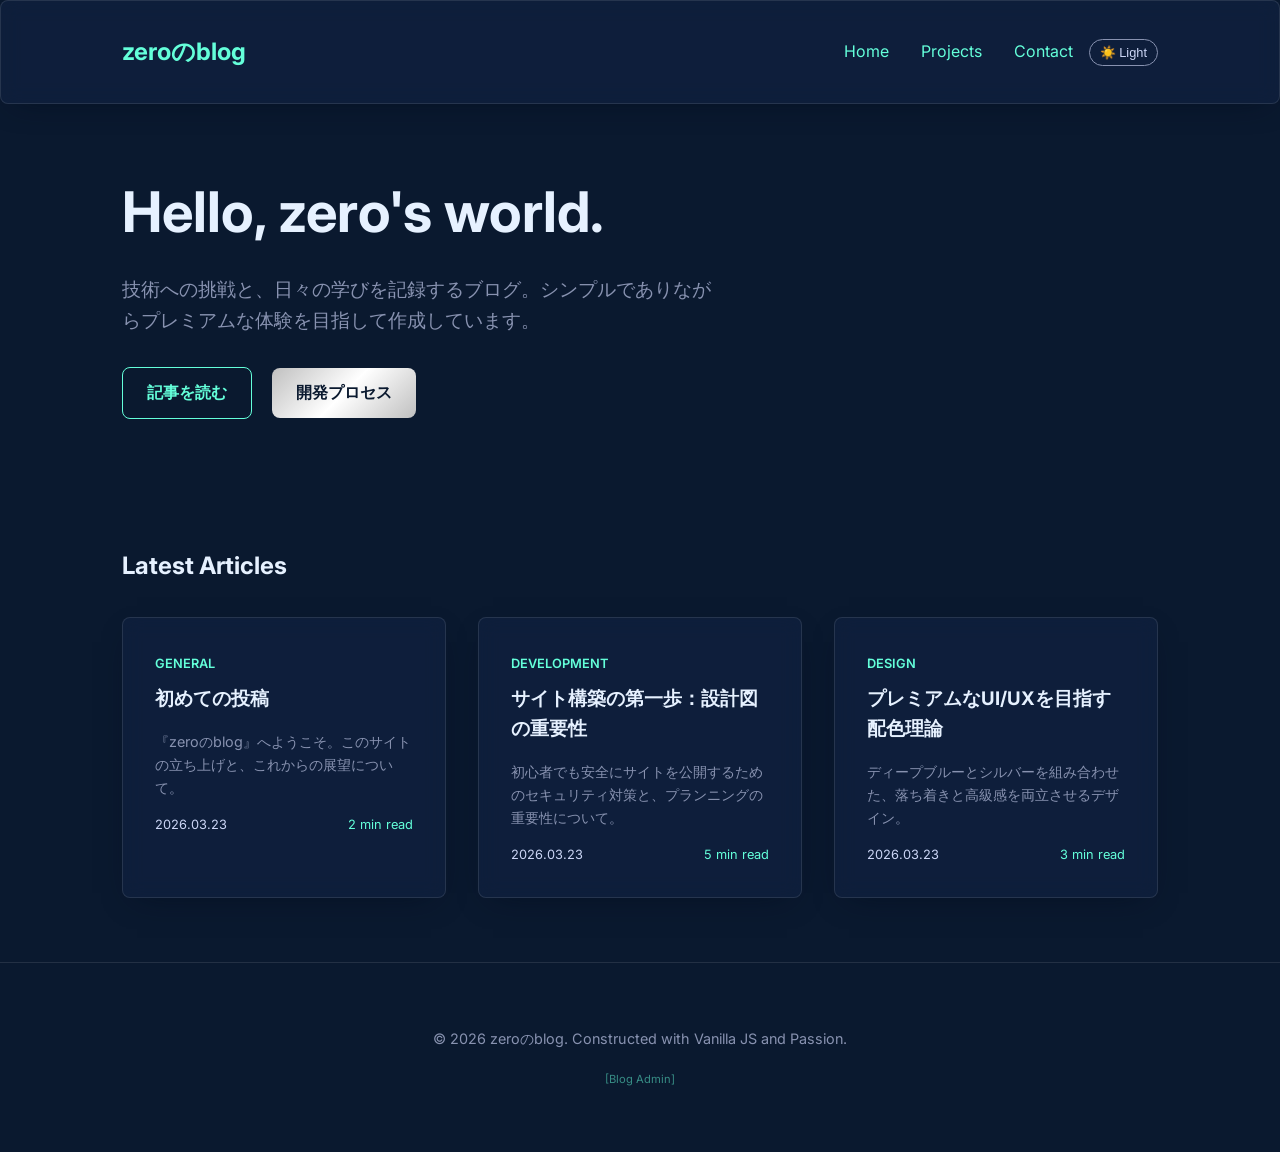
<file: index.html>
<!DOCTYPE html>
<html lang="ja">
<head>
    <meta charset="UTF-8">
    <meta name="viewport" content="width=device-width, initial-scale=1.0">
    <title>zeroのblog | 技術と日常を綴る</title>
    <!-- Google Fonts -->
    <link rel="preconnect" href="https://fonts.googleapis.com">
    <link rel="preconnect" href="https://fonts.gstatic.com" crossorigin>
    <link href="https://fonts.googleapis.com/css2?family=Inter:wght@400;600;700&display=swap" rel="stylesheet">
    <!-- CSS -->
    <link rel="stylesheet" href="style.css">
</head>
<body>
    <div id="progress-bar"></div>
    <header class="glass">
        <div class="container" style="display: flex; justify-content: space-between; align-items: center;">
            <div class="logo">
                <h2 style="margin: 0; color: var(--color-primary);">zeroのblog</h2>
            </div>
            <nav style="display: flex; align-items: center;">
                <ul style="list-style: none; display: flex; gap: var(--spacing-lg);">
                    <li><a href="index.html">Home</a></li>
                    <li><a href="projects.html">Projects</a></li>
                    <li><a href="contact.html">Contact</a></li>
                </ul>
                <button id="theme-toggle">Mode</button>
            </nav>
        </div>
    </header>

    <main>
        <section class="hero section">
            <div class="container">
                <h1 style="font-size: 3.5rem; margin-bottom: var(--spacing-md);">Hello, zero's world.</h1>
                <p style="font-size: 1.2rem; color: var(--color-secondary); max-width: 600px; margin-bottom: var(--spacing-lg);">
                    技術への挑戦と、日々の学びを記録するブログ。シンプルでありながらプレミアムな体験を目指して作成しています。
                </p>
                <div class="cta">
                    <a href="#articles" class="btn btn-primary">記事を読む</a>
                    <a href="projects.html" class="btn btn-silver" style="margin-left: 1rem;">開発プロセス</a>
                </div>
            </div>
        </section>

        <section id="articles" class="section">
            <div class="container">
                <h2>Latest Articles</h2>
                <div class="articles-grid" style="display: grid; grid-template-columns: repeat(auto-fill, minmax(300px, 1fr)); gap: var(--spacing-lg); margin-top: var(--spacing-lg);">
                    <!-- User's First Post -->
                    <article class="glass article-card" onclick="location.href='posts/my-first-post.html'">
                        <span style="color: var(--color-primary); font-size: 0.8rem; font-weight: 600;">GENERAL</span>
                        <h3 style="margin-top: 0.5rem;">初めての投稿</h3>
                        <p style="color: var(--color-secondary); font-size: 0.9rem; margin-bottom: var(--spacing-md);">
                            『zeroのblog』へようこそ。このサイトの立ち上げと、これからの展望について。
                        </p>
                        <div style="display: flex; justify-content: space-between; align-items: center;">
                            <span style="font-size: 0.8rem;">2026.03.23</span>
                            <span style="font-size: 0.8rem; color: var(--color-primary);">2 min read</span>
                        </div>
                    </article>

                    <!-- Article Card 1 -->
                    <article class="glass article-card" onclick="location.href='posts/post-1.html'">
                        <span style="color: var(--color-primary); font-size: 0.8rem; font-weight: 600;">DEVELOPMENT</span>
                        <h3 style="margin-top: 0.5rem;">サイト構築の第一歩：設計図の重要性</h3>
                        <p style="color: var(--color-secondary); font-size: 0.9rem; margin-bottom: var(--spacing-md);">
                            初心者でも安全にサイトを公開するためのセキュリティ対策と、プランニングの重要性について。
                        </p>
                        <div style="display: flex; justify-content: space-between; align-items: center;">
                            <span style="font-size: 0.8rem;">2026.03.23</span>
                            <span style="font-size: 0.8rem; color: var(--color-primary);">5 min read</span>
                        </div>
                    </article>

                    <!-- Article Card 2 -->
                    <article class="glass article-card" onclick="location.href='posts/post-2.html'">
                        <span style="color: var(--color-primary); font-size: 0.8rem; font-weight: 600;">DESIGN</span>
                        <h3 style="margin-top: 0.5rem;">プレミアムなUI/UXを目指す配色理論</h3>
                        <p style="color: var(--color-secondary); font-size: 0.9rem; margin-bottom: var(--spacing-md);">
                            ディープブルーとシルバーを組み合わせた、落ち着きと高級感を両立させるデザイン。
                        </p>
                        <div style="display: flex; justify-content: space-between; align-items: center;">
                            <span style="font-size: 0.8rem;">2026.03.23</span>
                            <span style="font-size: 0.8rem; color: var(--color-primary);">3 min read</span>
                        </div>
                    </article>
                </div>
            </div>
        </section>
    </main>

    <footer>
        <div class="container">
            <p>&copy; 2026 zeroのblog. Constructed with Vanilla JS and Passion.</p>
            <a href="admin.html" style="font-size: 0.7rem; opacity: 0.5; margin-top: 20px; display: block;">[Blog Admin]</a>
        </div>
    </footer>

    <!-- JavaScript -->
    <script src="main.js"></script>
</body>
</html>
</file>
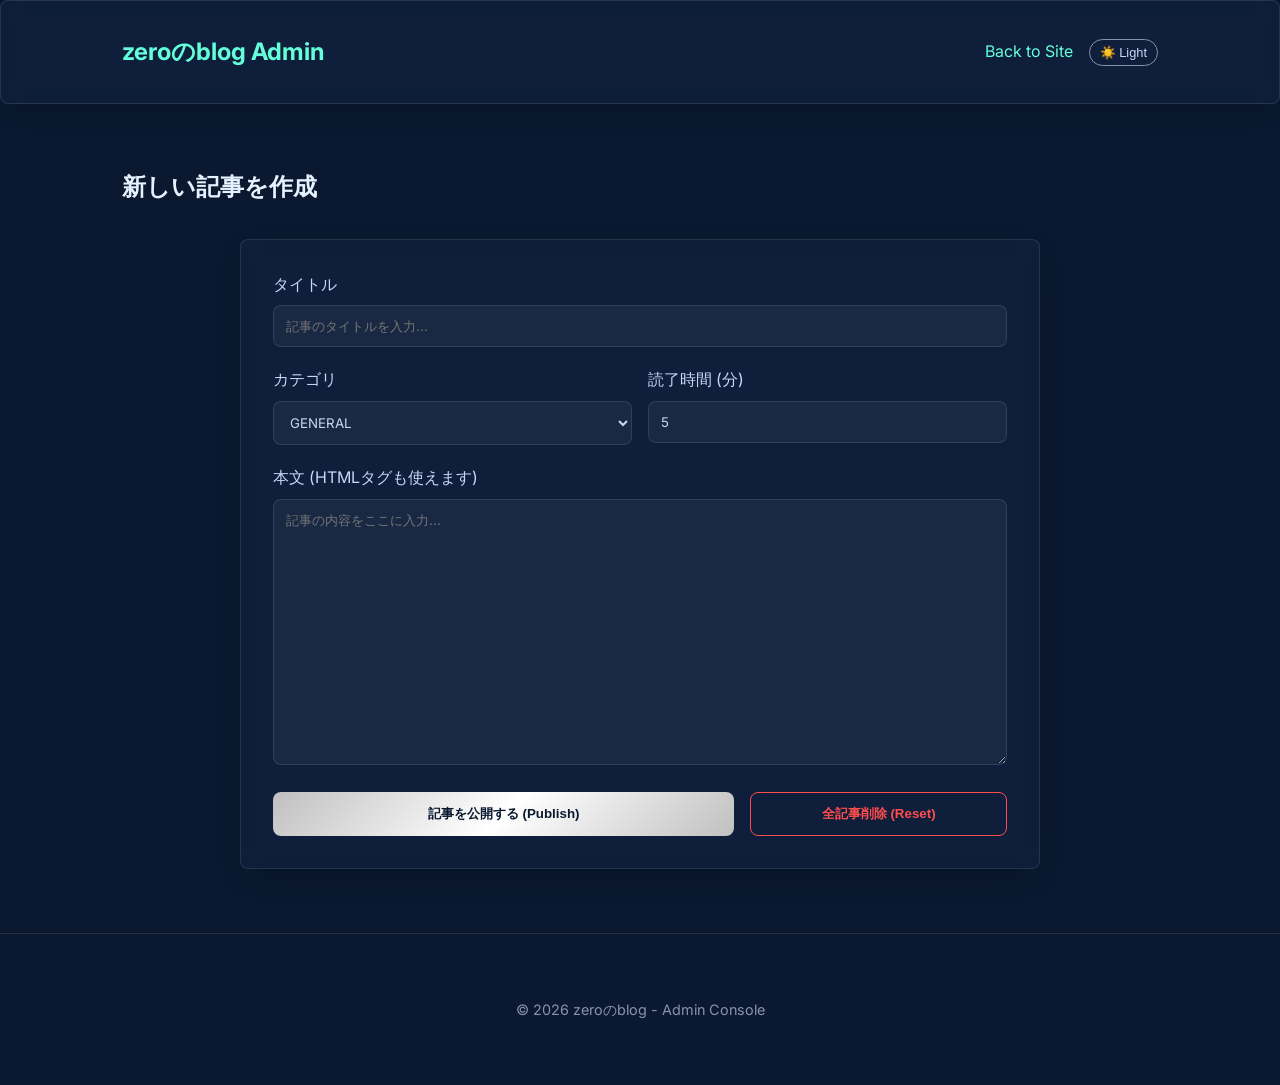
<file: admin.html>
<!DOCTYPE html>
<html lang="ja">
<head>
    <meta charset="UTF-8">
    <meta name="viewport" content="width=device-width, initial-scale=1.0">
    <title>Admin Dashboard | zeroのblog</title>
    <link rel="preconnect" href="https://fonts.googleapis.com">
    <link rel="preconnect" href="https://fonts.gstatic.com" crossorigin>
    <link href="https://fonts.googleapis.com/css2?family=Inter:wght@400;600;700&display=swap" rel="stylesheet">
    <link rel="stylesheet" href="style.css">
    <style>
        .admin-form {
            max-width: 800px;
            margin: 0 auto;
        }
        input, select, textarea {
            width: 100%;
            padding: 12px;
            margin-top: 8px;
            margin-bottom: 20px;
            background: rgba(255, 255, 255, 0.05);
            border: 1px solid rgba(255, 255, 255, 0.1);
            border-radius: var(--border-radius);
            color: var(--color-text);
            font-family: inherit;
        }
        input:focus, textarea:focus {
            outline: none;
            border-color: var(--color-primary);
        }
        .preview-area {
            margin-top: var(--spacing-xl);
            padding-top: var(--spacing-lg);
            border-top: 1px solid rgba(255, 255, 255, 0.1);
        }
    </style>
</head>
<body>
    <div id="progress-bar"></div>
    <header class="glass">
        <div class="container" style="display: flex; justify-content: space-between; align-items: center;">
            <div class="logo">
                <a href="index.html" style="text-decoration: none;"><h2 style="margin: 0; color: var(--color-primary);">zeroのblog Admin</h2></a>
            </div>
            <nav style="display: flex; align-items: center;">
                <ul style="list-style: none; display: flex; gap: var(--spacing-lg);">
                    <li><a href="index.html">Back to Site</a></li>
                </ul>
                <button id="theme-toggle">Mode</button>
            </nav>
        </div>
    </header>

    <main class="container">
        <section class="section">
            <h1 style="margin-bottom: var(--spacing-lg);">新しい記事を作成</h1>
            
            <form id="post-form" class="glass admin-form">
                <label for="post-title">タイトル</label>
                <input type="text" id="post-title" placeholder="記事のタイトルを入力..." required>

                <div style="display: grid; grid-template-columns: 1fr 1fr; gap: var(--spacing-md);">
                    <div>
                        <label for="post-category">カテゴリ</label>
                        <select id="post-category">
                            <option value="GENERAL">GENERAL</option>
                            <option value="DEVELOPMENT">DEVELOPMENT</option>
                            <option value="DESIGN">DESIGN</option>
                            <option value="TECH">TECH</option>
                        </select>
                    </div>
                    <div>
                        <label for="post-readtime">読了時間 (分)</label>
                        <input type="number" id="post-readtime" value="5" min="1">
                    </div>
                </div>

                <label for="post-content">本文 (HTMLタグも使えます)</label>
                <textarea id="post-content" rows="15" placeholder="記事の内容をここに入力..." required></textarea>

                <div style="display: flex; gap: var(--spacing-md);">
                    <button type="submit" class="btn btn-silver" style="flex: 2;">記事を公開する (Publish)</button>
                    <button type="button" id="clear-posts" class="btn btn-primary" style="flex: 1; border-color: #ff4d4d; color: #ff4d4d;">全記事削除 (Reset)</button>
                </div>
            </form>
        </section>
    </main>

    <footer>
        <div class="container">
            <p>&copy; 2026 zeroのblog - Admin Console</p>
        </div>
    </footer>

    <script src="main.js"></script>
    <script>
        // Admin-specific logic
        document.getElementById('post-form').addEventListener('submit', (e) => {
            e.preventDefault();
            const title = document.getElementById('post-title').value;
            const category = document.getElementById('post-category').value;
            const readTime = document.getElementById('post-readtime').value;
            const content = document.getElementById('post-content').value;
            
            const post = {
                id: Date.now().toString(),
                title,
                category,
                readTime,
                content,
                date: new Date().toLocaleDateString('ja-JP')
            };

            // Save to LocalStorage
            const posts = JSON.parse(localStorage.getItem('user_posts') || '[]');
            posts.unshift(post);
            localStorage.setItem('user_posts', JSON.stringify(posts));

            alert('記事が投稿されました！');
            window.location.href = 'index.html';
        });

        document.getElementById('clear-posts').addEventListener('click', () => {
            if(confirm('本当に全ての投稿記事を削除しますか？')) {
                localStorage.removeItem('user_posts');
                alert('削除完了');
                window.location.reload();
            }
        });
    </script>
</body>
</html>
</file>
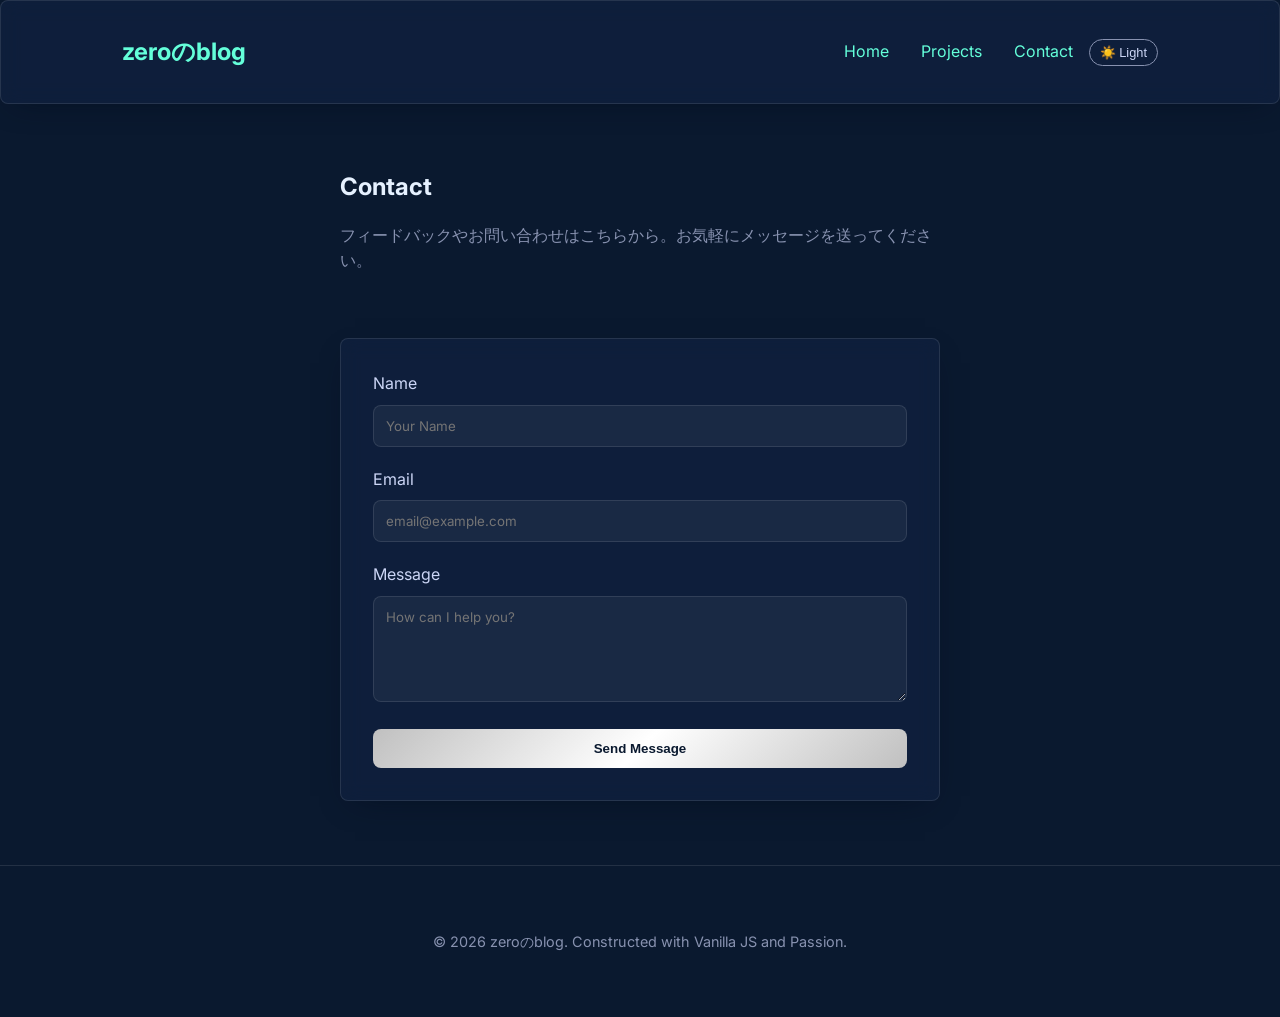
<file: contact.html>
<!DOCTYPE html>
<html lang="ja">
<head>
    <meta charset="UTF-8">
    <meta name="viewport" content="width=device-width, initial-scale=1.0">
    <title>Contact | zeroのblog</title>
    <link rel="preconnect" href="https://fonts.googleapis.com">
    <link rel="preconnect" href="https://fonts.gstatic.com" crossorigin>
    <link href="https://fonts.googleapis.com/css2?family=Inter:wght@400;600;700&display=swap" rel="stylesheet">
    <link rel="stylesheet" href="style.css">
    <style>
        input, textarea {
            width: 100%;
            padding: 12px;
            margin-top: 8px;
            margin-bottom: 20px;
            background: rgba(255, 255, 255, 0.05);
            border: 1px solid rgba(255, 255, 255, 0.1);
            border-radius: var(--border-radius);
            color: var(--color-text);
            font-family: inherit;
        }
        input:focus, textarea:focus {
            outline: none;
            border-color: var(--color-primary);
        }
    </style>
</head>
<body>
    <div id="progress-bar"></div>
    <header class="glass">
        <div class="container" style="display: flex; justify-content: space-between; align-items: center;">
            <div class="logo">
                <a href="index.html" style="text-decoration: none;"><h2 style="margin: 0; color: var(--color-primary);">zeroのblog</h2></a>
            </div>
            <nav style="display: flex; align-items: center;">
                <ul style="list-style: none; display: flex; gap: var(--spacing-lg);">
                    <li><a href="index.html">Home</a></li>
                    <li><a href="projects.html">Projects</a></li>
                    <li><a href="contact.html" class="active">Contact</a></li>
                </ul>
                <button id="theme-toggle">Mode</button>
            </nav>
        </div>
    </header>

    <main class="container">
        <section class="section">
            <div style="max-width: 600px; margin: 0 auto;">
                <h1>Contact</h1>
                <p style="color: var(--color-secondary); margin-bottom: var(--spacing-xl);">
                    フィードバックやお問い合わせはこちらから。お気軽にメッセージを送ってください。
                </p>

                <form class="glass">
                    <label for="name">Name</label>
                    <input type="text" id="name" placeholder="Your Name" required>

                    <label for="email">Email</label>
                    <input type="email" id="email" placeholder="email@example.com" required>

                    <label for="message">Message</label>
                    <textarea id="message" rows="5" placeholder="How can I help you?" required></textarea>

                    <button type="submit" class="btn btn-silver" style="width: 100%;">Send Message</button>
                </form>
            </div>
        </section>
    </main>

    <footer>
        <div class="container">
            <p>&copy; 2026 zeroのblog. Constructed with Vanilla JS and Passion.</p>
        </div>
    </footer>

    <script src="main.js"></script>
</body>
</html>
</file>
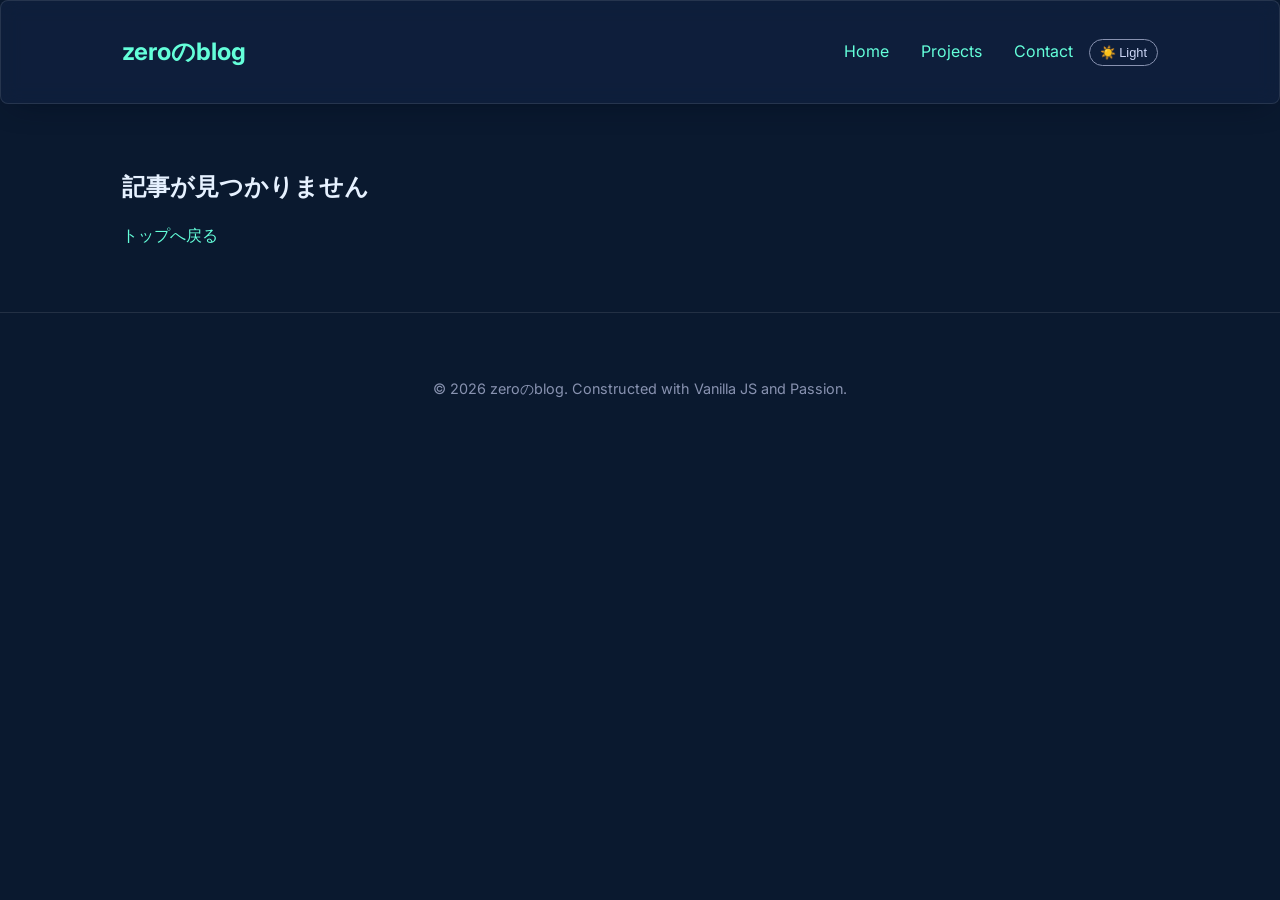
<file: post.html>
<!DOCTYPE html>
<html lang="ja">
<head>
    <meta charset="UTF-8">
    <meta name="viewport" content="width=device-width, initial-scale=1.0">
    <title>記事詳細 | zeroのblog</title>
    <link rel="preconnect" href="https://fonts.googleapis.com">
    <link rel="preconnect" href="https://fonts.gstatic.com" crossorigin>
    <link href="https://fonts.googleapis.com/css2?family=Inter:wght@400;600;700&display=swap" rel="stylesheet">
    <link rel="stylesheet" href="style.css">
</head>
<body>
    <div id="progress-bar"></div>
    <header class="glass">
        <div class="container" style="display: flex; justify-content: space-between; align-items: center;">
            <div class="logo">
                <a href="index.html" style="text-decoration: none;"><h2 style="margin: 0; color: var(--color-primary);">zeroのblog</h2></a>
            </div>
            <nav style="display: flex; align-items: center;">
                <ul style="list-style: none; display: flex; gap: var(--spacing-lg);">
                    <li><a href="index.html">Home</a></li>
                    <li><a href="projects.html">Projects</a></li>
                    <li><a href="contact.html">Contact</a></li>
                </ul>
                <button id="theme-toggle">Mode</button>
            </nav>
        </div>
    </header>

    <main class="container">
        <article class="section" id="post-view">
            <!-- Dynamic Content -->
            <div id="post-loading">記事を読み込み中...</div>
        </article>
    </main>

    <footer>
        <div class="container">
            <p>&copy; 2026 zeroのblog. Constructed with Vanilla JS and Passion.</p>
        </div>
    </footer>

    <script src="main.js"></script>
    <script>
        // Page-specific logic to load dynamic post
        document.addEventListener('DOMContentLoaded', () => {
            const params = new URLSearchParams(window.location.search);
            const postId = params.get('id');
            const postView = document.getElementById('post-view');
            
            if (!postId) {
                postView.innerHTML = '<h1>記事が見つかりません</h1><a href="index.html">トップへ戻る</a>';
                return;
            }

            const posts = JSON.parse(localStorage.getItem('user_posts') || '[]');
            const post = posts.find(p => p.id === postId);

            if (post) {
                postView.innerHTML = `
                    <header style="margin-bottom: var(--spacing-xl);">
                        <span style="color: var(--color-primary); font-size: 0.9rem; font-weight: 600;">${post.category}</span>
                        <h1 style="font-size: 3rem; margin-top: 0.5rem;">${post.title}</h1>
                        <div style="color: var(--color-secondary); font-size: 0.9rem;">
                            <span>${post.date}</span> • <span>${post.readTime} min read</span>
                        </div>
                    </header>
                    <div class="content" style="font-size: 1.1rem; line-height: 1.8;">
                        ${post.content}
                    </div>
                    <footer style="margin-top: var(--spacing-xl); border-top: 1px solid rgba(255, 255, 255, 0.1); padding-top: var(--spacing-lg);">
                        <a href="index.html">← トップページに戻る</a>
                    </footer>
                `;
            } else {
                postView.innerHTML = '<h1>記事が見つかりません</h1><a href="index.html">トップへ戻る</a>';
            }
        });
    </script>
</body>
</html>
</file>
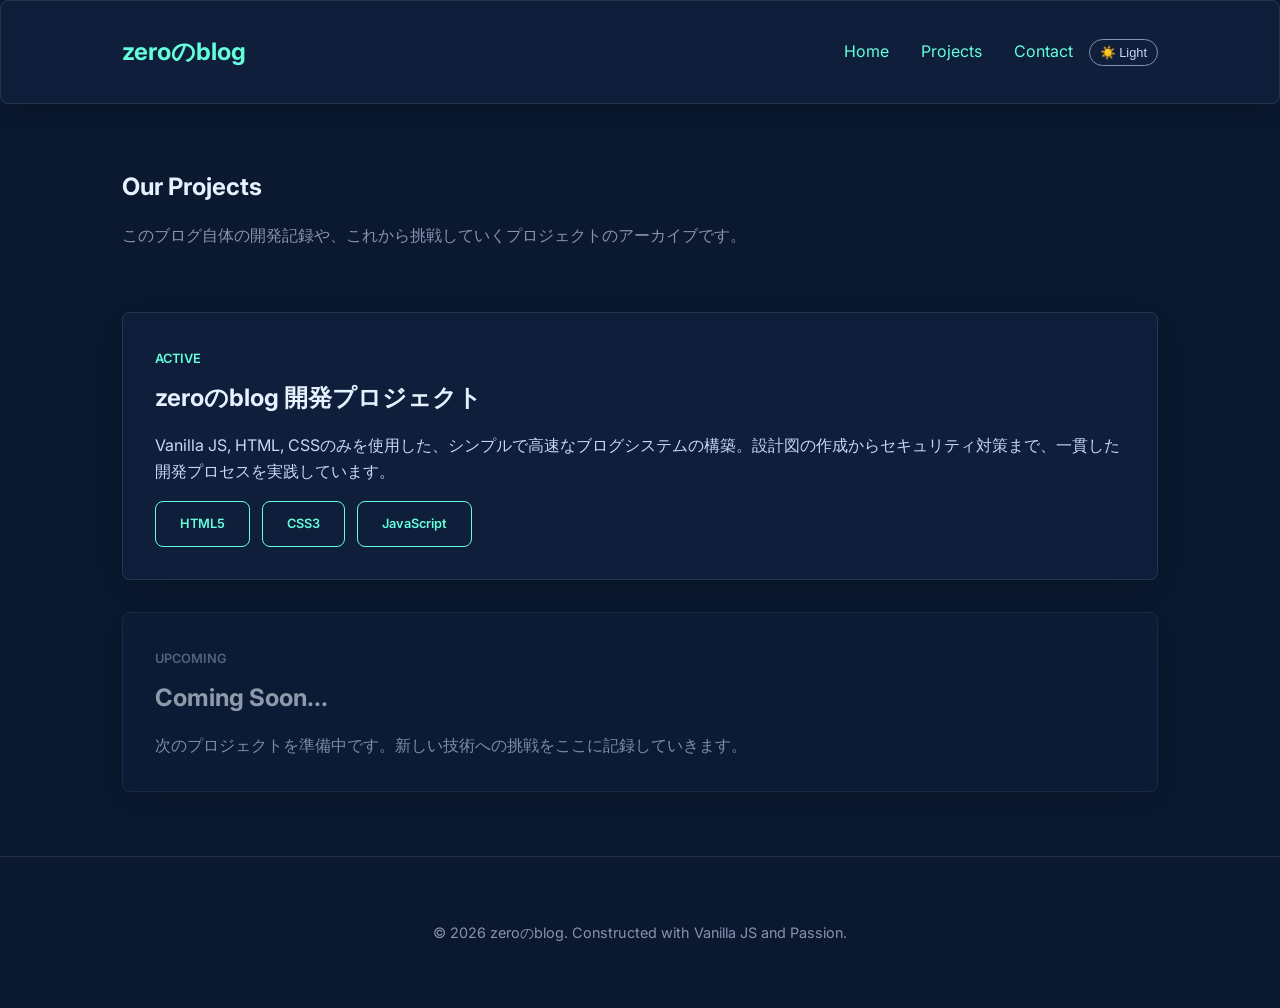
<file: projects.html>
<!DOCTYPE html>
<html lang="ja">
<head>
    <meta charset="UTF-8">
    <meta name="viewport" content="width=device-width, initial-scale=1.0">
    <title>Projects | zeroのblog</title>
    <link rel="preconnect" href="https://fonts.googleapis.com">
    <link rel="preconnect" href="https://fonts.gstatic.com" crossorigin>
    <link href="https://fonts.googleapis.com/css2?family=Inter:wght@400;600;700&display=swap" rel="stylesheet">
    <link rel="stylesheet" href="style.css">
</head>
<body>
    <div id="progress-bar"></div>
    <header class="glass">
        <div class="container" style="display: flex; justify-content: space-between; align-items: center;">
            <div class="logo">
                <a href="index.html" style="text-decoration: none;"><h2 style="margin: 0; color: var(--color-primary);">zeroのblog</h2></a>
            </div>
            <nav style="display: flex; align-items: center;">
                <ul style="list-style: none; display: flex; gap: var(--spacing-lg);">
                    <li><a href="index.html">Home</a></li>
                    <li><a href="projects.html" class="active">Projects</a></li>
                    <li><a href="contact.html">Contact</a></li>
                </ul>
                <button id="theme-toggle">Mode</button>
            </nav>
        </div>
    </header>

    <main class="container">
        <section class="section">
            <h1>Our Projects</h1>
            <p style="color: var(--color-secondary); margin-bottom: var(--spacing-xl);">
                このブログ自体の開発記録や、これから挑戦していくプロジェクトのアーカイブです。
            </p>

            <div class="glass" style="margin-bottom: var(--spacing-lg);">
                <span style="color: var(--color-primary); font-size: 0.8rem; font-weight: 600;">ACTIVE</span>
                <h2 style="margin-top: 0.5rem;">zeroのblog 開発プロジェクト</h2>
                <p>
                    Vanilla JS, HTML, CSSのみを使用した、シンプルで高速なブログシステムの構築。設計図の作成からセキュリティ対策まで、一貫した開発プロセスを実践しています。
                </p>
                <div style="margin-top: var(--spacing-md);">
                    <span class="btn btn-primary" style="font-size: 0.8rem;">HTML5</span>
                    <span class="btn btn-primary" style="font-size: 0.8rem; margin-left: 0.5rem;">CSS3</span>
                    <span class="btn btn-primary" style="font-size: 0.8rem; margin-left: 0.5rem;">JavaScript</span>
                </div>
            </div>

            <div class="glass" style="opacity: 0.6;">
                <span style="color: var(--color-secondary); font-size: 0.8rem; font-weight: 600;">UPCOMING</span>
                <h2 style="margin-top: 0.5rem;">Coming Soon...</h2>
                <p>次のプロジェクトを準備中です。新しい技術への挑戦をここに記録していきます。</p>
            </div>
        </section>
    </main>

    <footer>
        <div class="container">
            <p>&copy; 2026 zeroのblog. Constructed with Vanilla JS and Passion.</p>
        </div>
    </footer>

    <script src="main.js"></script>
</body>
</html>
</file>
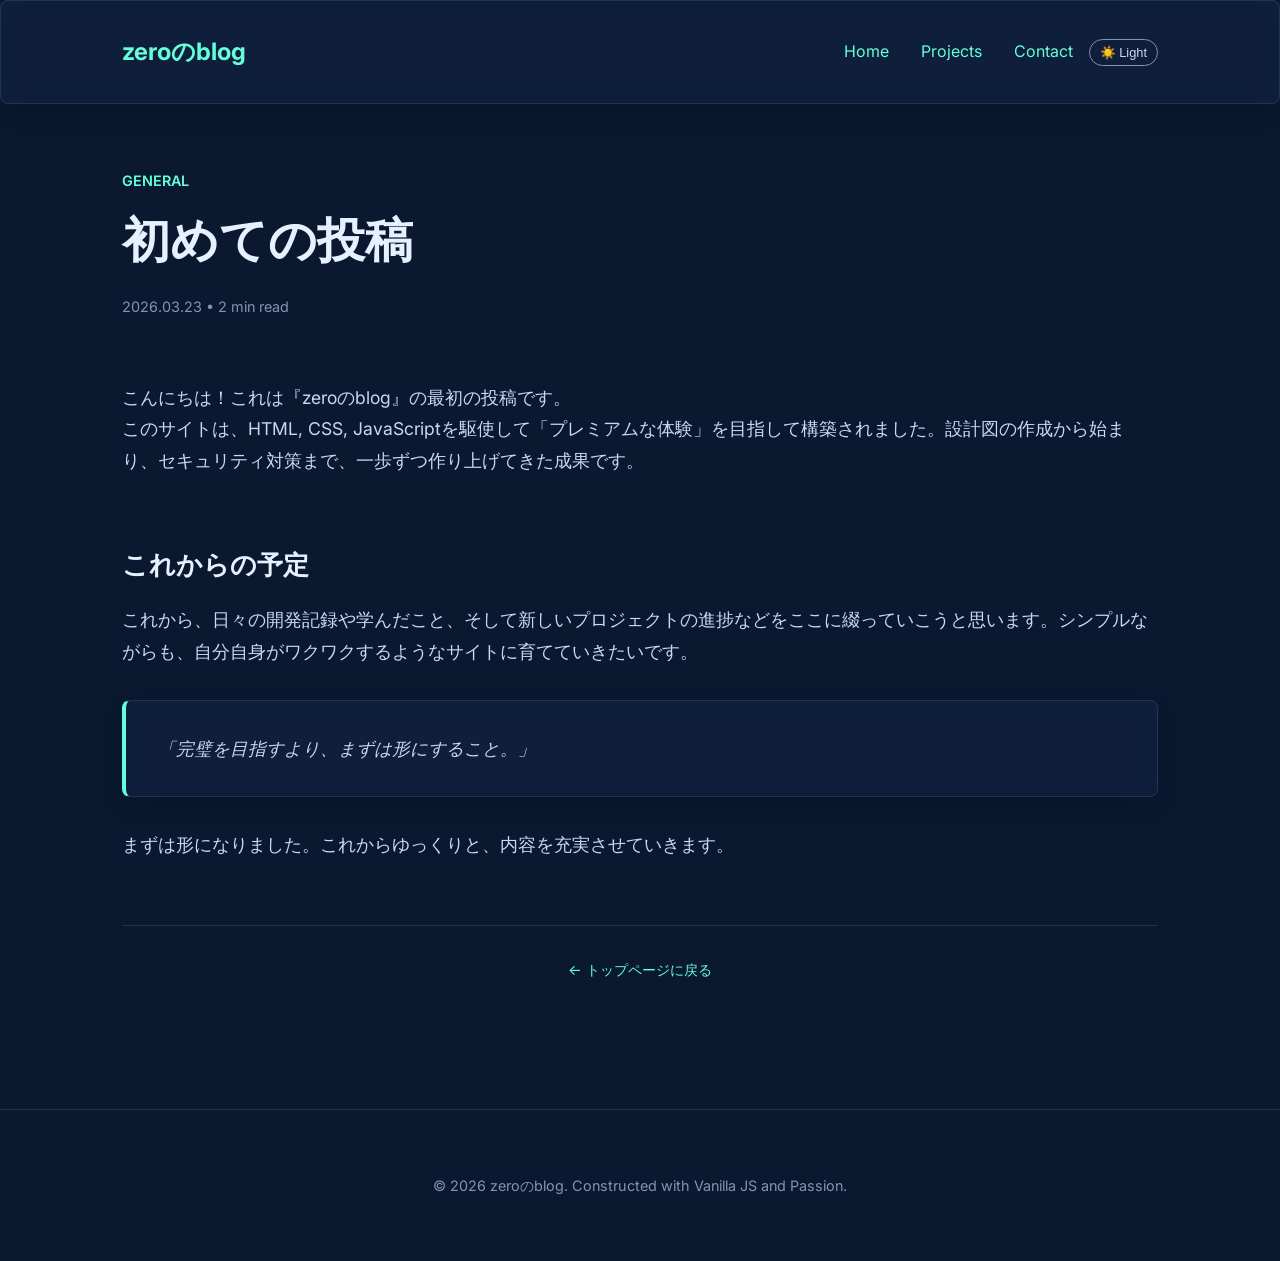
<file: posts/my-first-post.html>
<!DOCTYPE html>
<html lang="ja">
<head>
    <meta charset="UTF-8">
    <meta name="viewport" content="width=device-width, initial-scale=1.0">
    <title>初めての投稿 | zeroのblog</title>
    <link rel="preconnect" href="https://fonts.googleapis.com">
    <link rel="preconnect" href="https://fonts.gstatic.com" crossorigin>
    <link href="https://fonts.googleapis.com/css2?family=Inter:wght@400;600;700&display=swap" rel="stylesheet">
    <link rel="stylesheet" href="../style.css">
</head>
<body>
    <div id="progress-bar"></div>
    <header class="glass">
        <div class="container" style="display: flex; justify-content: space-between; align-items: center;">
            <div class="logo">
                <a href="../index.html" style="text-decoration: none;"><h2 style="margin: 0; color: var(--color-primary);">zeroのblog</h2></a>
            </div>
            <nav style="display: flex; align-items: center;">
                <ul style="list-style: none; display: flex; gap: var(--spacing-lg);">
                    <li><a href="../index.html">Home</a></li>
                    <li><a href="../projects.html">Projects</a></li>
                    <li><a href="../contact.html">Contact</a></li>
                </ul>
                <button id="theme-toggle">Mode</button>
            </nav>
        </div>
    </header>

    <main class="container">
        <article class="section">
            <header style="margin-bottom: var(--spacing-xl);">
                <span style="color: var(--color-primary); font-size: 0.9rem; font-weight: 600;">GENERAL</span>
                <h1 style="font-size: 3rem; margin-top: 0.5rem;">初めての投稿</h1>
                <div style="color: var(--color-secondary); font-size: 0.9rem;">
                    <span>2026.03.23</span> • <span>2 min read</span>
                </div>
            </header>

            <div class="content" style="font-size: 1.1rem; line-height: 1.8;">
                <p>こんにちは！これは『zeroのblog』の最初の投稿です。</p>
                <p>このサイトは、HTML, CSS, JavaScriptを駆使して「プレミアムな体験」を目指して構築されました。設計図の作成から始まり、セキュリティ対策まで、一歩ずつ作り上げてきた成果です。</p>
                
                <h2 style="margin-top: var(--spacing-xl);">これからの予定</h2>
                <p>これから、日々の開発記録や学んだこと、そして新しいプロジェクトの進捗などをここに綴っていこうと思います。シンプルながらも、自分自身がワクワクするようなサイトに育てていきたいです。</p>
                
                <blockquote class="glass" style="margin: var(--spacing-lg) 0; border-left: 4px solid var(--color-primary); font-style: italic;">
                    「完璧を目指すより、まずは形にすること。」
                </blockquote>

                <p>まずは形になりました。これからゆっくりと、内容を充実させていきます。</p>
            </div>

            <footer style="margin-top: var(--spacing-xl); border-top: 1px solid rgba(255, 255, 255, 0.1); padding-top: var(--spacing-lg);">
                <a href="../index.html" style="display: inline-flex; align-items: center; gap: 0.5rem;">
                    ← トップページに戻る
                </a>
            </footer>
        </article>
    </main>

    <footer>
        <div class="container">
            <p>&copy; 2026 zeroのblog. Constructed with Vanilla JS and Passion.</p>
        </div>
    </footer>

    <script src="../main.js"></script>
</body>
</html>
</file>
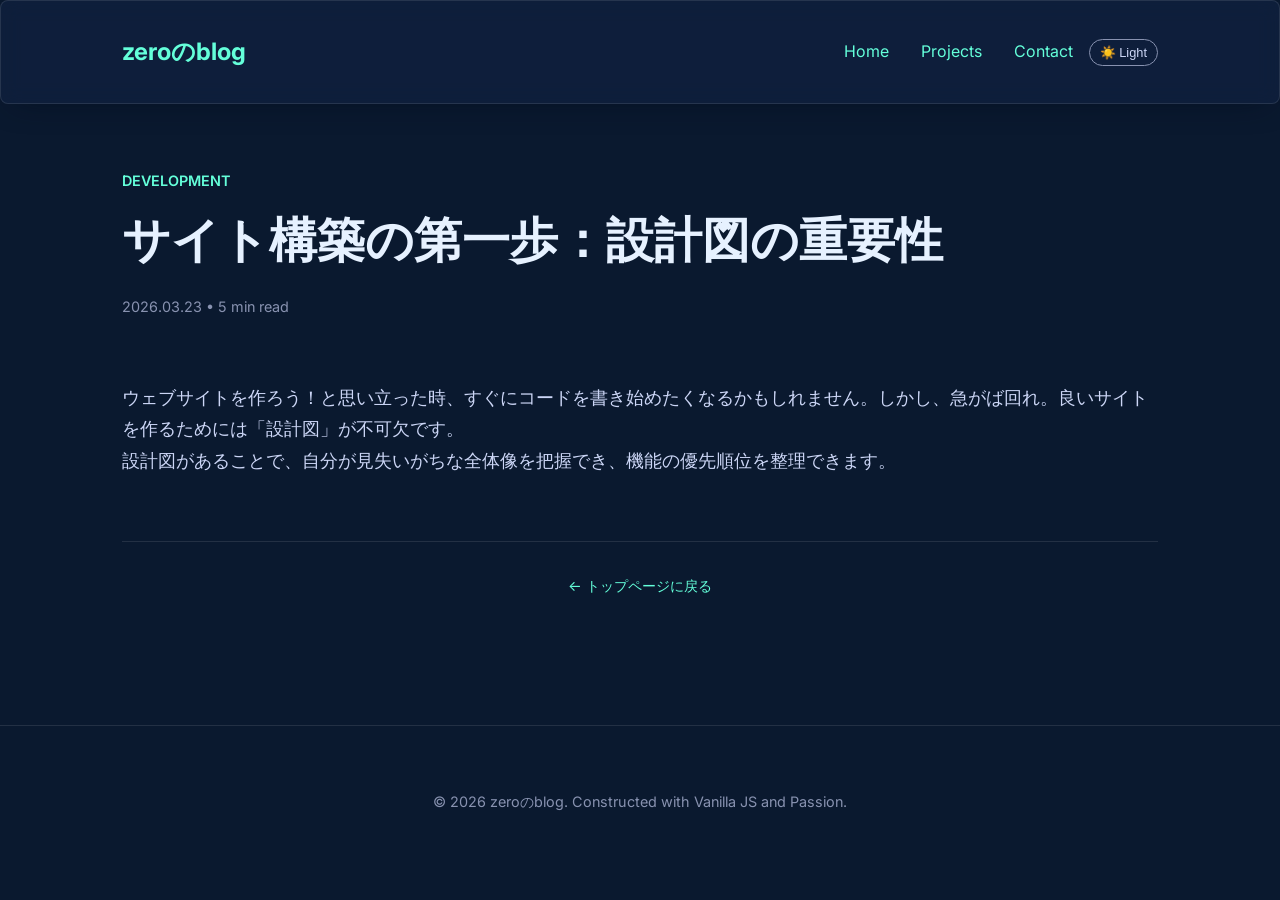
<file: posts/post-1.html>
<!DOCTYPE html>
<html lang="ja">
<head>
    <meta charset="UTF-8">
    <meta name="viewport" content="width=device-width, initial-scale=1.0">
    <title>設計図の重要性 | zeroのblog</title>
    <link rel="preconnect" href="https://fonts.googleapis.com">
    <link rel="preconnect" href="https://fonts.gstatic.com" crossorigin>
    <link href="https://fonts.googleapis.com/css2?family=Inter:wght@400;600;700&display=swap" rel="stylesheet">
    <link rel="stylesheet" href="../style.css">
</head>
<body>
    <div id="progress-bar"></div>
    <header class="glass">
        <div class="container" style="display: flex; justify-content: space-between; align-items: center;">
            <div class="logo">
                <a href="../index.html" style="text-decoration: none;"><h2 style="margin: 0; color: var(--color-primary);">zeroのblog</h2></a>
            </div>
            <nav style="display: flex; align-items: center;">
                <ul style="list-style: none; display: flex; gap: var(--spacing-lg);">
                    <li><a href="../index.html">Home</a></li>
                    <li><a href="../projects.html">Projects</a></li>
                    <li><a href="../contact.html">Contact</a></li>
                </ul>
                <button id="theme-toggle">Mode</button>
            </nav>
        </div>
    </header>

    <main class="container">
        <article class="section">
            <header style="margin-bottom: var(--spacing-xl);">
                <span style="color: var(--color-primary); font-size: 0.9rem; font-weight: 600;">DEVELOPMENT</span>
                <h1 style="font-size: 3rem; margin-top: 0.5rem;">サイト構築の第一歩：設計図の重要性</h1>
                <div style="color: var(--color-secondary); font-size: 0.9rem;">
                    <span>2026.03.23</span> • <span>5 min read</span>
                </div>
            </header>

            <div class="content" style="font-size: 1.1rem; line-height: 1.8;">
                <p>ウェブサイトを作ろう！と思い立った時、すぐにコードを書き始めたくなるかもしれません。しかし、急がば回れ。良いサイトを作るためには「設計図」が不可欠です。</p>
                <p>設計図があることで、自分が見失いがちな全体像を把握でき、機能の優先順位を整理できます。</p>
            </div>

            <footer style="margin-top: var(--spacing-xl); border-top: 1px solid rgba(255, 255, 255, 0.1); padding-top: var(--spacing-lg);">
                <a href="../index.html">← トップページに戻る</a>
            </footer>
        </article>
    </main>

    <footer>
        <div class="container">
            <p>&copy; 2026 zeroのblog. Constructed with Vanilla JS and Passion.</p>
        </div>
    </footer>
    <script src="../main.js"></script>
</body>
</html>
</file>
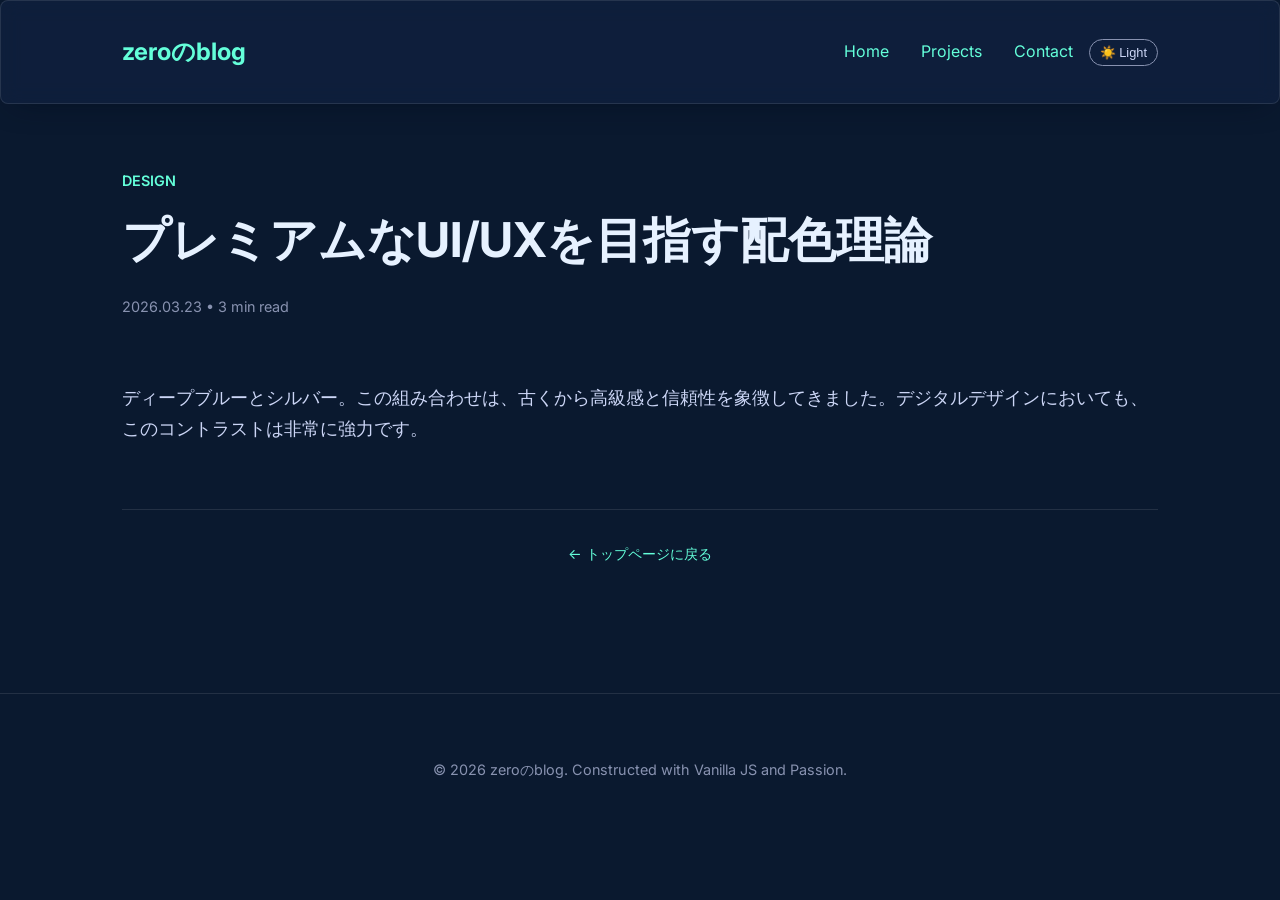
<file: posts/post-2.html>
<!DOCTYPE html>
<html lang="ja">
<head>
    <meta charset="UTF-8">
    <meta name="viewport" content="width=device-width, initial-scale=1.0">
    <title>配色理論 | zeroのblog</title>
    <link rel="preconnect" href="https://fonts.googleapis.com">
    <link rel="preconnect" href="https://fonts.gstatic.com" crossorigin>
    <link href="https://fonts.googleapis.com/css2?family=Inter:wght@400;600;700&display=swap" rel="stylesheet">
    <link rel="stylesheet" href="../style.css">
</head>
<body>
    <div id="progress-bar"></div>
    <header class="glass">
        <div class="container" style="display: flex; justify-content: space-between; align-items: center;">
            <div class="logo">
                <a href="../index.html" style="text-decoration: none;"><h2 style="margin: 0; color: var(--color-primary);">zeroのblog</h2></a>
            </div>
            <nav style="display: flex; align-items: center;">
                <ul style="list-style: none; display: flex; gap: var(--spacing-lg);">
                    <li><a href="../index.html">Home</a></li>
                    <li><a href="../projects.html">Projects</a></li>
                    <li><a href="../contact.html">Contact</a></li>
                </ul>
                <button id="theme-toggle">Mode</button>
            </nav>
        </div>
    </header>

    <main class="container">
        <article class="section">
            <header style="margin-bottom: var(--spacing-xl);">
                <span style="color: var(--color-primary); font-size: 0.9rem; font-weight: 600;">DESIGN</span>
                <h1 style="font-size: 3rem; margin-top: 0.5rem;">プレミアムなUI/UXを目指す配色理論</h1>
                <div style="color: var(--color-secondary); font-size: 0.9rem;">
                    <span>2026.03.23</span> • <span>3 min read</span>
                </div>
            </header>

            <div class="content" style="font-size: 1.1rem; line-height: 1.8;">
                <p>ディープブルーとシルバー。この組み合わせは、古くから高級感と信頼性を象徴してきました。デジタルデザインにおいても、このコントラストは非常に強力です。</p>
            </div>

            <footer style="margin-top: var(--spacing-xl); border-top: 1px solid rgba(255, 255, 255, 0.1); padding-top: var(--spacing-lg);">
                <a href="../index.html">← トップページに戻る</a>
            </footer>
        </article>
    </main>

    <footer>
        <div class="container">
            <p>&copy; 2026 zeroのblog. Constructed with Vanilla JS and Passion.</p>
        </div>
    </footer>
    <script src="../main.js"></script>
</body>
</html>
</file>
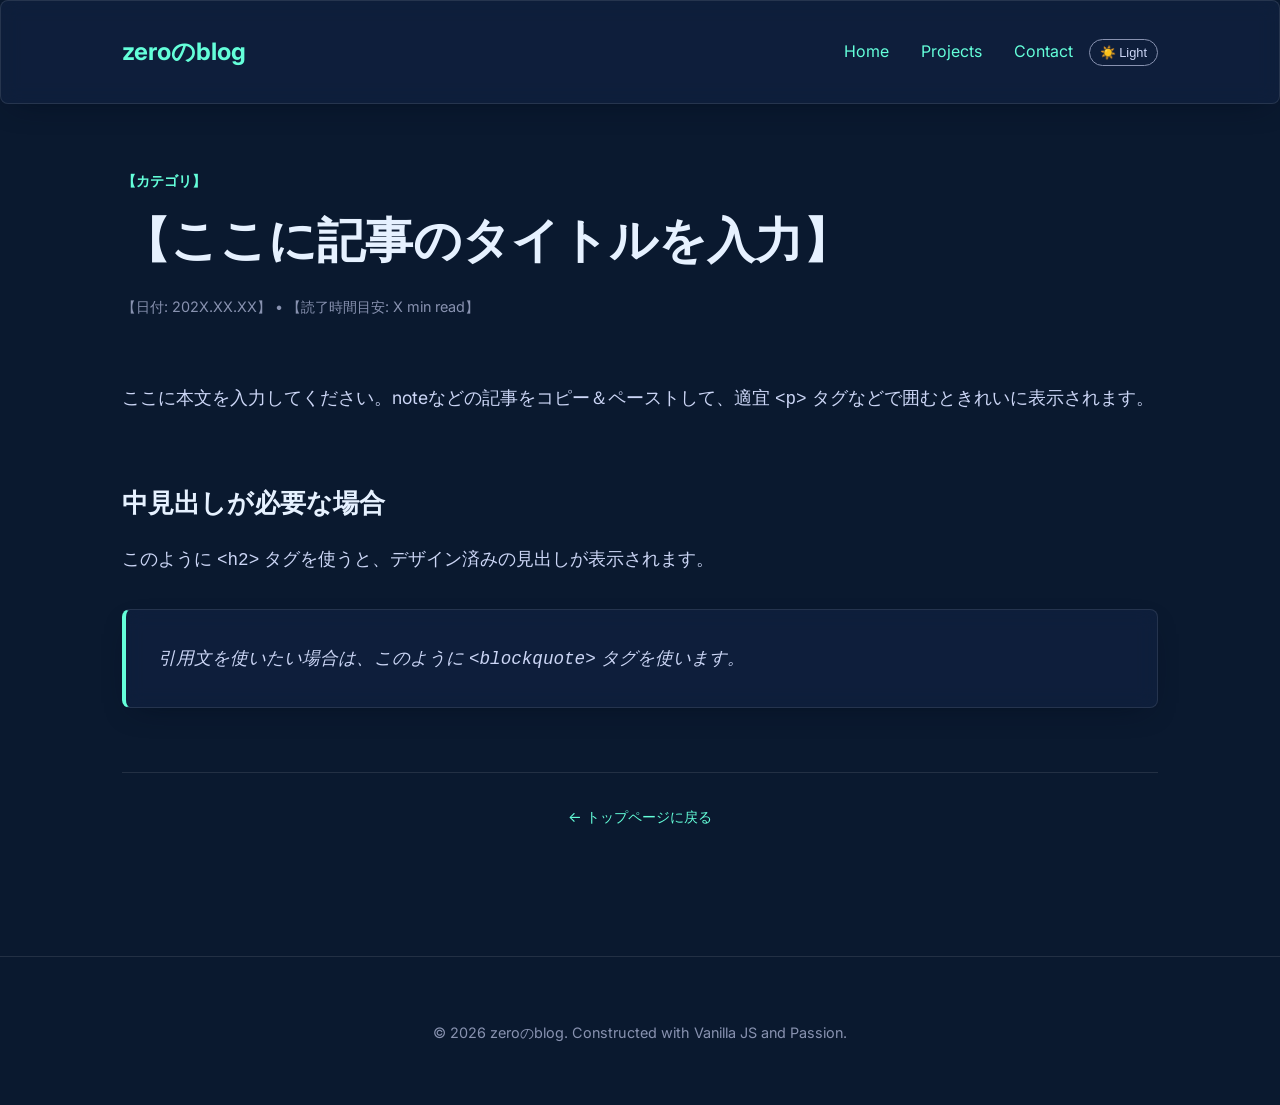
<file: posts/template.html>
<!DOCTYPE html>
<html lang="ja">
<head>
    <meta charset="UTF-8">
    <meta name="viewport" content="width=device-width, initial-scale=1.0">
    <title>【タイトルを入力】 | zeroのblog</title>
    <link rel="preconnect" href="https://fonts.googleapis.com">
    <link rel="preconnect" href="https://fonts.gstatic.com" crossorigin>
    <link href="https://fonts.googleapis.com/css2?family=Inter:wght@400;600;700&display=swap" rel="stylesheet">
    <!-- 親ディレクトリのCSSを参照 -->
    <link rel="stylesheet" href="../style.css">
</head>
<body>
    <div id="progress-bar"></div>
    <header class="glass">
        <div class="container" style="display: flex; justify-content: space-between; align-items: center;">
            <div class="logo">
                <a href="../index.html" style="text-decoration: none;"><h2 style="margin: 0; color: var(--color-primary);">zeroのblog</h2></a>
            </div>
            <nav style="display: flex; align-items: center;">
                <ul style="list-style: none; display: flex; gap: var(--spacing-lg);">
                    <li><a href="../index.html">Home</a></li>
                    <li><a href="../projects.html">Projects</a></li>
                    <li><a href="../contact.html">Contact</a></li>
                </ul>
                <button id="theme-toggle">Mode</button>
            </nav>
        </div>
    </header>

    <main class="container">
        <article class="section">
            <header style="margin-bottom: var(--spacing-xl);">
                <!-- カテゴリ（DEVELOPMENT, DESIGN, GENERALなど） -->
                <span style="color: var(--color-primary); font-size: 0.9rem; font-weight: 600;">【カテゴリ】</span>
                
                <h1 style="font-size: 3rem; margin-top: 0.5rem;">【ここに記事のタイトルを入力】</h1>
                
                <div style="color: var(--color-secondary); font-size: 0.9rem;">
                    <span>【日付: 202X.XX.XX】</span> • <span>【読了時間目安: X min read】</span>
                </div>
            </header>

            <!-- 記事本文 -->
            <div class="content" style="font-size: 1.1rem; line-height: 1.8;">
                <p>ここに本文を入力してください。noteなどの記事をコピー＆ペーストして、適宜 <code>&lt;p&gt;</code> タグなどで囲むときれいに表示されます。</p>
                
                <h2 style="margin-top: var(--spacing-xl);">中見出しが必要な場合</h2>
                <p>このように <code>&lt;h2&gt;</code> タグを使うと、デザイン済みの見出しが表示されます。</p>
                
                <blockquote class="glass" style="margin: var(--spacing-lg) 0; border-left: 4px solid var(--color-primary); font-style: italic;">
                    引用文を使いたい場合は、このように <code>&lt;blockquote&gt;</code> タグを使います。
                </blockquote>
            </div>

            <footer style="margin-top: var(--spacing-xl); border-top: 1px solid rgba(255, 255, 255, 0.1); padding-top: var(--spacing-lg);">
                <a href="../index.html">← トップページに戻る</a>
            </footer>
        </article>
    </main>

    <footer>
        <div class="container">
            <p>&copy; 2026 zeroのblog. Constructed with Vanilla JS and Passion.</p>
        </div>
    </footer>
    <!-- 親ディレクトリのJSを参照 -->
    <script src="../main.js"></script>
</body>
</html>
</file>
<file: style.css>
/*
 * zeroのblog - Design System
 * Palette: Deep Blue & Silver
 */

:root {
    /* Primary Colors */
    --color-bg: #0a192f;
    --color-bg-light: #112240;
    --color-primary: #64ffda; /* Cyan accent for contrast */
    --color-secondary: #8892b0;
    --color-text: #ccd6f6;
    --color-text-header: #e6f1ff;
    --color-silver: #c0c0c0;
    --color-silver-light: #e6e6e6;
    
    /* Silver Gradient */
    --gradient-silver: linear-gradient(135deg, #c0c0c0 0%, #ffffff 50%, #c0c0c0 100%);
    
    /* Spacing & Sizes */
    --spacing-sm: 0.5rem;
    --spacing-md: 1rem;
    --spacing-lg: 2rem;
    --spacing-xl: 4rem;
    
    --border-radius: 8px;
    --transition-speed: 0.3s;
    
    /* Shadows */
    --shadow-soft: 0 10px 30px -15px rgba(2, 12, 27, 0.7);
}

/* Light Mode Overrides */
body.light-mode {
    --color-bg: #f5f7fa;
    --color-bg-light: #ffffff;
    --color-primary: #0070f3;
    --color-secondary: #4a5568;
    --color-text: #2d3748;
    --color-text-header: #1a202c;
    --color-silver: #718096;
    --shadow-soft: 0 10px 30px -15px rgba(0, 0, 0, 0.1);
}

/* Scroll Progress Bar */
#progress-bar {
    position: fixed;
    top: 0;
    left: 0;
    width: 0%;
    height: 4px;
    background: var(--color-primary);
    z-index: 1000;
    transition: width 0.1s ease-out;
}

/* Base Styles */
* {
    margin: 0;
    padding: 0;
    box-sizing: border-box;
}

body {
    background-color: var(--color-bg);
    color: var(--color-text);
    font-family: 'Inter', -apple-system, BlinkMacSystemFont, 'Segoe UI', Roboto, Oxygen, Ubuntu, Cantarell, 'Open Sans', 'Helvetica Neue', sans-serif;
    line-height: 1.6;
    overflow-x: hidden;
    -webkit-font-smoothing: antialiased;
}

/* Typography */
h1, h2, h3, h4 {
    color: var(--color-text-header);
    margin-bottom: var(--spacing-md);
    font-weight: 700;
}

a {
    color: var(--color-primary);
    text-decoration: none;
    transition: color var(--transition-speed);
}

a:hover {
    color: var(--color-silver);
}

/* Layout Utilities */
.container {
    max-width: 1100px;
    margin: 0 auto;
    padding: 0 var(--spacing-lg);
}

.section {
    padding: var(--spacing-xl) 0;
}

/* Glassmorphism Effect */
.glass {
    background: rgba(17, 34, 64, 0.7);
    backdrop-filter: blur(10px);
    -webkit-backdrop-filter: blur(10px);
    border: 1px solid rgba(255, 255, 255, 0.1);
    border-radius: var(--border-radius);
    padding: var(--spacing-lg);
    box-shadow: var(--shadow-soft);
}

/* Buttons */
.btn {
    padding: 12px 24px;
    border-radius: var(--border-radius);
    font-weight: 600;
    cursor: pointer;
    transition: all var(--transition-speed);
    display: inline-block;
}

.btn-primary {
    background: transparent;
    border: 1px solid var(--color-primary);
    color: var(--color-primary);
}

.btn-primary:hover {
    background: rgba(100, 255, 218, 0.1);
    transform: translateY(-2px);
}

.btn-silver {
    background: var(--gradient-silver);
    color: var(--color-bg);
    border: none;
}

.btn-silver:hover {
    opacity: 0.9;
    transform: translateY(-2px);
    box-shadow: 0 5px 15px rgba(192, 192, 192, 0.4);
}

/* Article Cards */
.article-card {
    transition: transform 0.3s ease, border-color 0.3s ease;
    cursor: pointer;
}

.article-card:hover {
    transform: translateY(-5px);
    border-color: var(--color-primary);
}

/* Theme Toggle Button */
#theme-toggle {
    background: transparent;
    border: 1px solid var(--color-secondary);
    color: var(--color-text);
    padding: 5px 10px;
    border-radius: 20px;
    font-size: 0.8rem;
    cursor: pointer;
    margin-left: var(--spacing-md);
}

#theme-toggle:hover {
    border-color: var(--color-primary);
}
footer {
    text-align: center;
    padding: var(--spacing-xl) 0;
    border-top: 1px solid rgba(255, 255, 255, 0.1);
    color: var(--color-secondary);
    font-size: 0.9rem;
}
</file>
